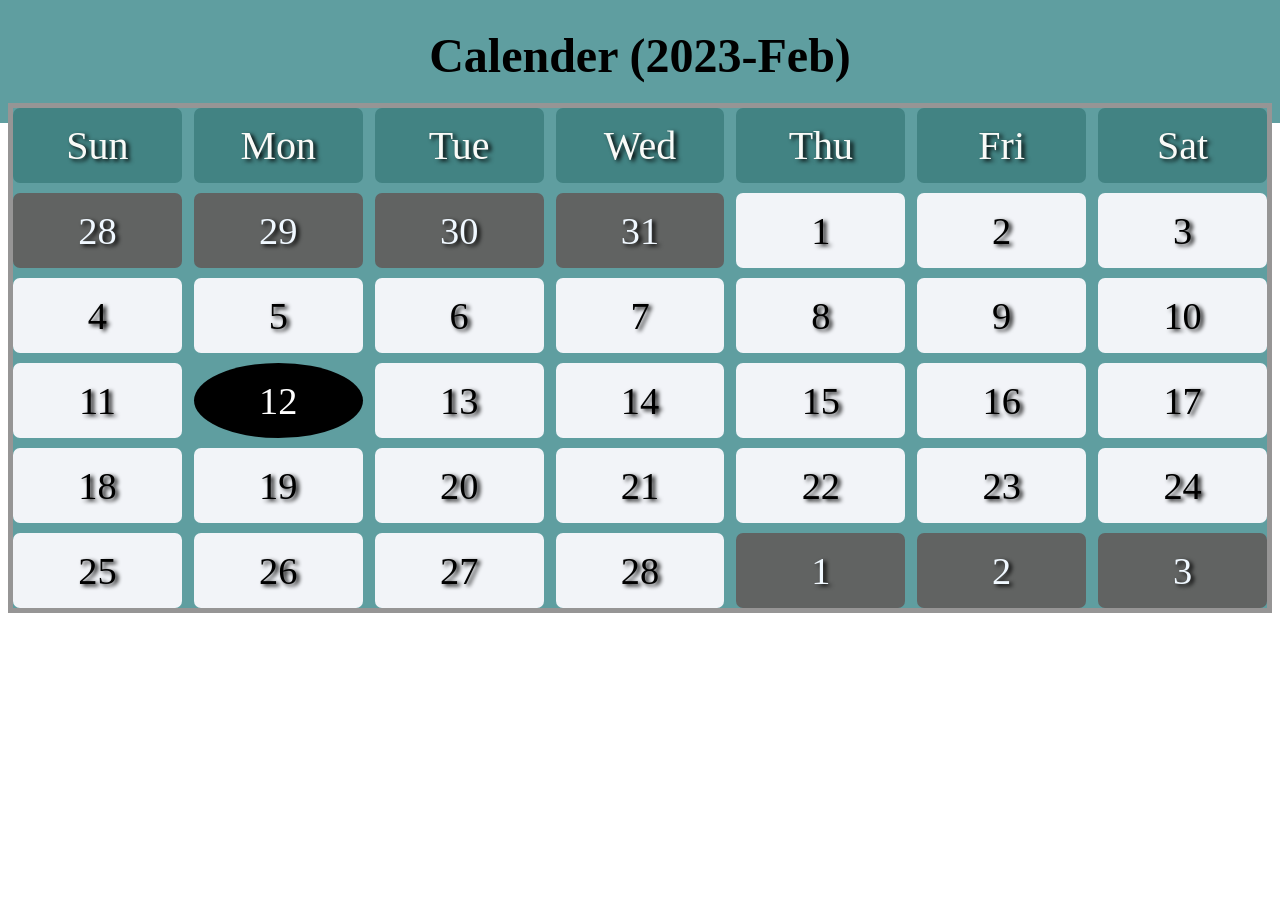
<file: index.html>
<!DOCTYPE html>
<html lang="en">
<head>
    <meta charset="UTF-8">
    <meta http-equiv="X-UA-Compatible" content="IE=edge">
    <meta name="viewport" content="width=device-width, initial-scale=1.0">
    <title>Calender</title>
    <style>
        .calender{
            display: grid;
            grid-template-columns: repeat(7, 1fr);
            row-gap: 10px;
            column-gap: 12px;
            background-color: cadetblue;
            border: 5px solid rgb(150, 149, 149);
        }
        .date{
            background-color: rgb(242, 244, 248);
            font-size: 2.4rem;
            height: 75px;
            display: flex;
            justify-content: center;
            align-items: center;
            color: rgb(0, 0, 0);
            border-radius: 7px;
            text-shadow: 3px 2px 4px black;
        }
        .other-month{
            background-color: rgb(97, 99, 98);
            color: aliceblue;
        }
        #day{
            background-color: rgb(66, 131, 131);
            color: rgb(249, 250, 247);
            font-size: 2.5rem;
        }
        h1{
            background-color: cadetblue;
            padding: 40px;
            margin: -20px;
            text-align: center;
            font-size: 3rem;

        }
        .today{
            background-color:rgb(0, 0, 0);
            border-radius: 50%;
            color: white;
        }
    
    </style>
</head>
<body>
    <h1>Calender (2023-Feb)</h1>
    <div class="calender">
        <div id="day" class="date">Sun</div>
        <div id="day" class="date">Mon</div>
        <div id="day" class="date">Tue</div>
        <div id="day" class="date">Wed</div>
        <div id="day" class="date">Thu</div>
        <div id="day" class="date">Fri</div>
        <div id="day" class="date">Sat</div>
        <div class="other-month date">28</div>
        <div class="other-month date">29</div>
        <div class=" other-month date">30</div>
        <div class=" other-month date">31</div>
        <div class="date">1</div>
        <div class="date">2</div>
        <div class="date">3</div>
        <div class="date">4</div>
        <div class="date">5</div>
        <div class="date">6</div>
        <div class="date">7</div>
        <div class="date">8</div>
        <div class="date">9</div>
        <div class="date">10</div>
        <div class="date">11</div>
        <div class="today date">12</div>
        <div class="date">13</div>
        <div class="date">14</div>
        <div class="date">15</div>
        <div class="date">16</div>
        <div class="date">17</div>
        <div class="date">18</div>
        <div class="date">19</div>
        <div class="date">20</div>
        <div class="date">21</div>
        <div class="date">22</div>
        <div class="date">23</div>
        <div class="date">24</div>
        <div class="date">25</div>
        <div class="date">26</div>
        <div class="date">27</div>
        <div class="date">28</div>
        <div class="other-month date">1</div>
        <div class="other-month date">2</div>
        <div class="other-month date">3</div>
    </div>
</html>
</file>
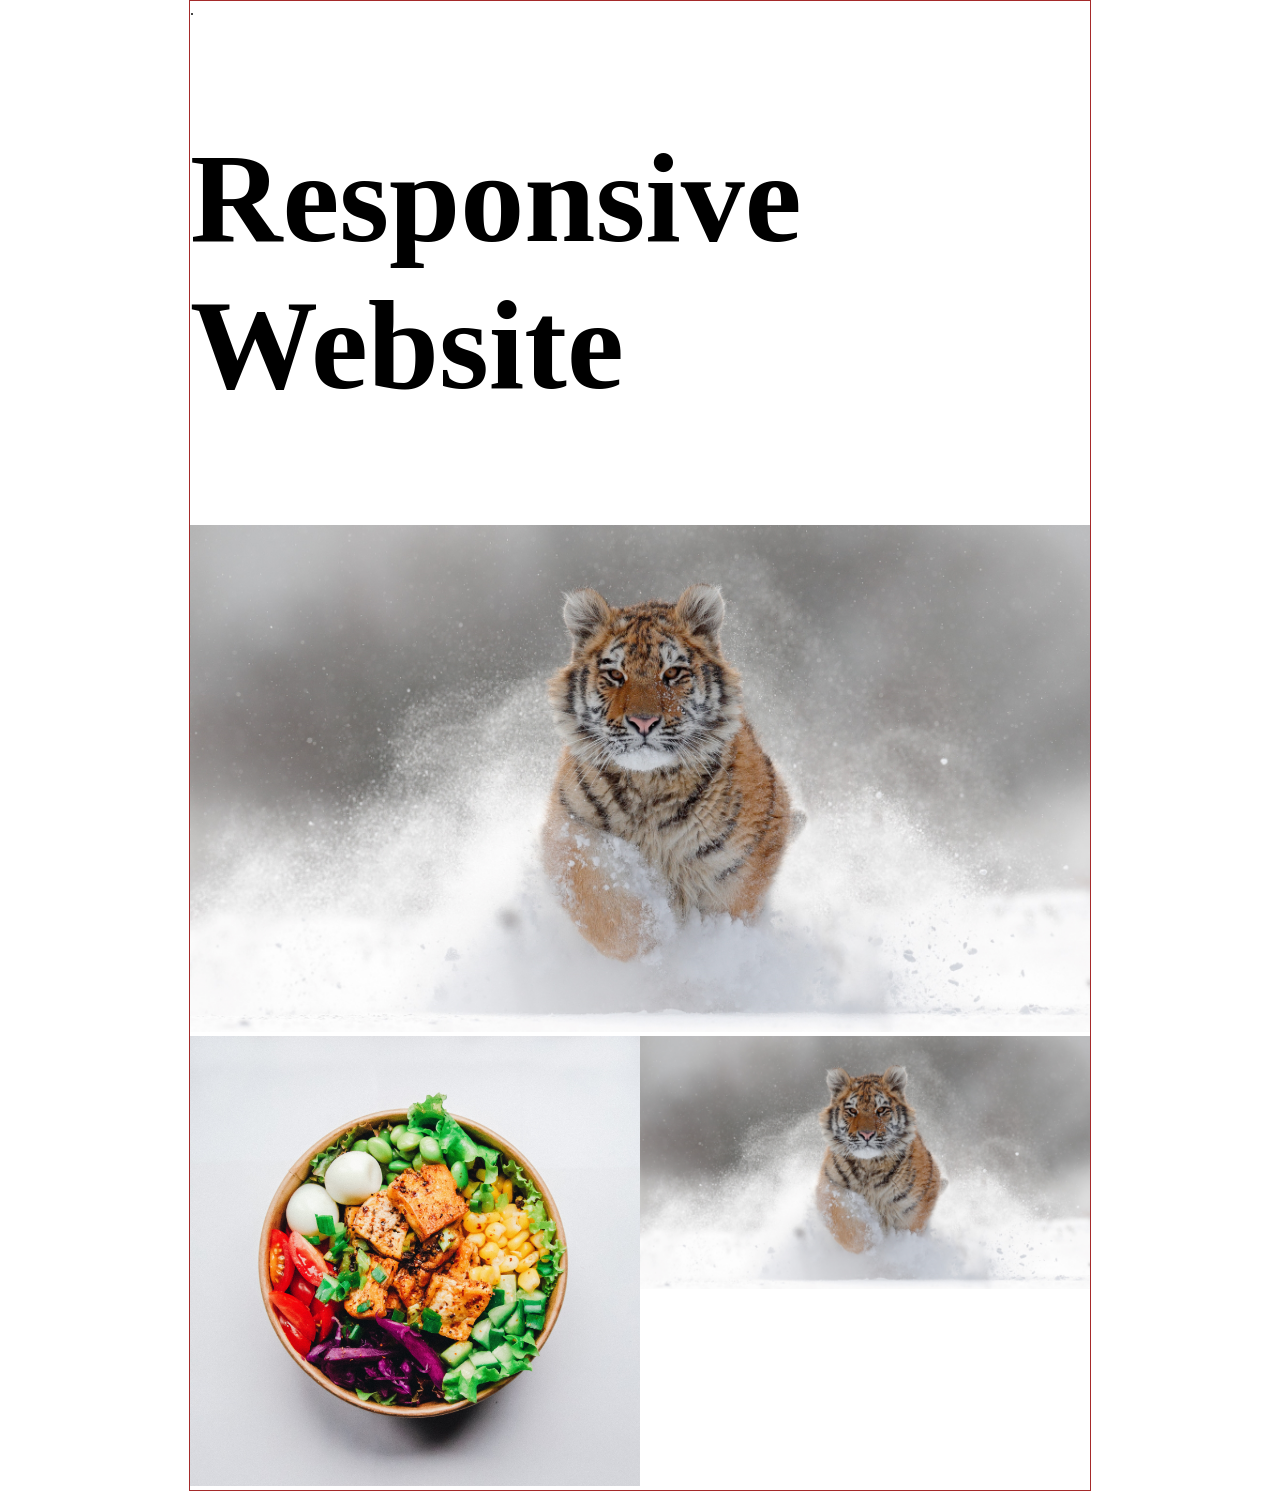
<file: responsive-website.html>
<!DOCTYPE html>
<html lang="en">
<head>
       <meta charset="UTF-8">
       <meta http-equiv="X-UA-Compatible" content="IE=edge">
       <meta name="viewport" content="width=device-width, initial-scale=1.0">
       <title>Document</title>.
       <style>
              /* 4.Body max-width and margin auto */
              body{
                     max-width: 900px;
                     border: 1px solid brown;
                     margin: 0 auto;
              }
              h1{
                     font-size: 10vw;
              }
              .tiger img{
                     width: 100%;

              }
              .container {
                     display: flex;
              }
              .container .sprit{
                     width: 50%;
              }
              .sprit img{
                     width: 100%;
              }
              @media screen and (max-width:576px) {
                     .container {
                     flex-direction: column-reverse;
              } 
              .container .sprit{
                     width: 100%;
                     flex-direction: row-reverse;
              }
              }
       </style>
</head>
<body>
       <!-- 2.CSS Relative unit -->
      <section>
       <h1>Responsive Website</h1>
      </section>
      <!--  3 Responsive Image (Fluid img) -->
      <section class="tiger">
          <img src="imeges/tiger.jpg" alt="">
      </section>
      <!-- Responsive Split screen using flex -->
      <section>
       <div class="container">
              <div class="sprit">
                     <img src="imeges/food.jpg" alt="">
              </div>
              <div class="sprit">
                     <img src="imeges/tiger.jpg" alt="">
              </div>
       </div>
      </section>
       <!-- 
         Responsive Website
        1. View meta tag
        2.CSS Relative unit
        3. Responsive Image (Fluid img)
        4.Body max-width and margin auto
        5Responsive Split screen using flex
       -->

</body>
</html>
</file>
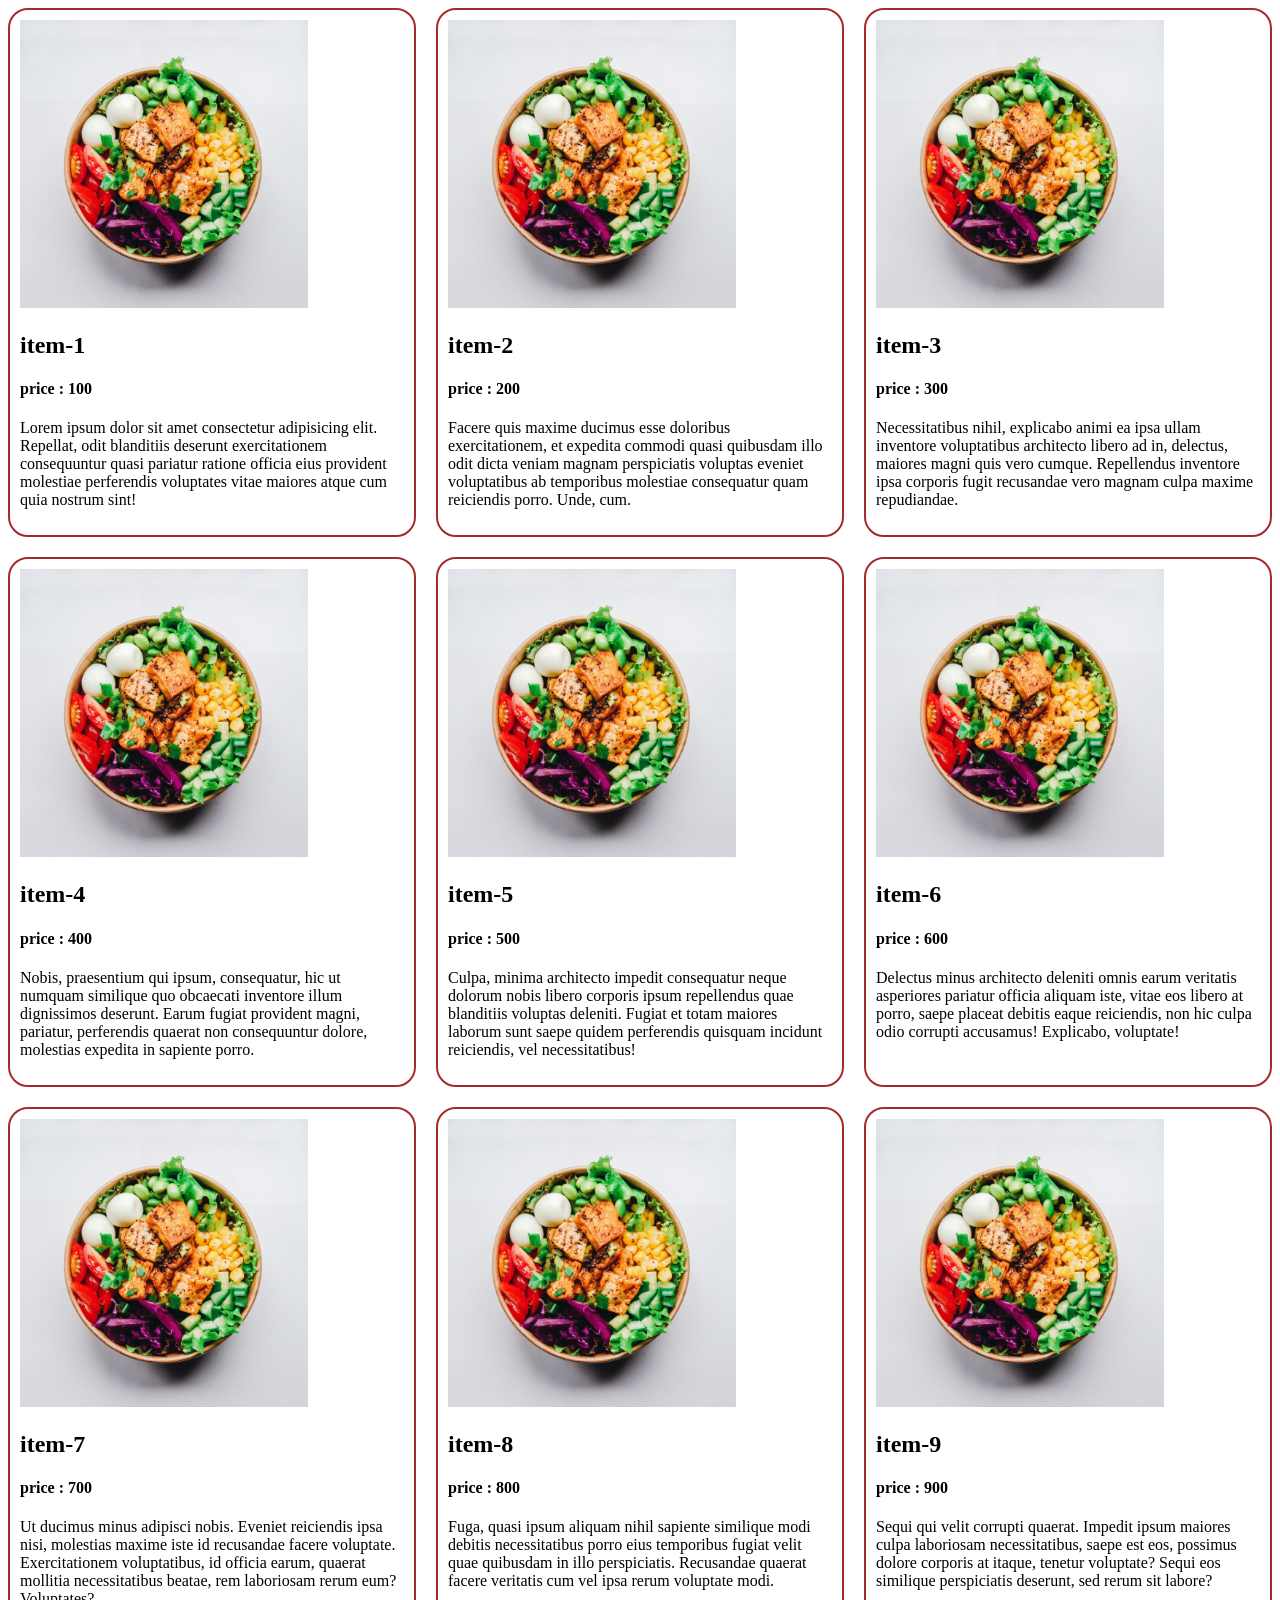
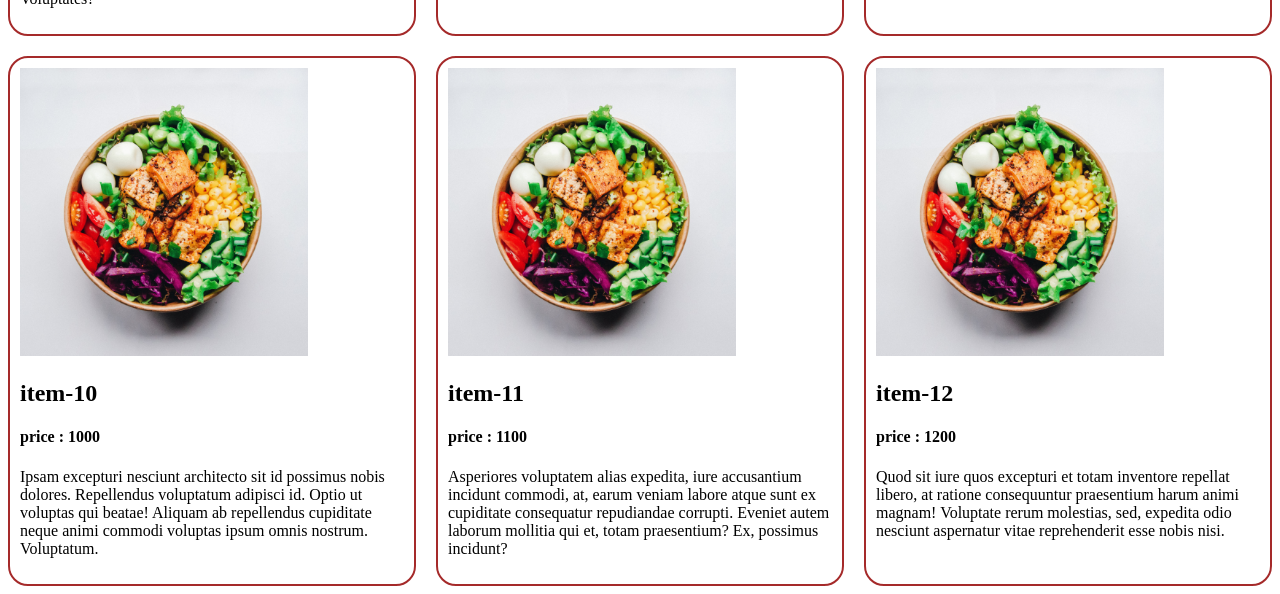
<file: responsive.html>
<!DOCTYPE html>
<html lang="en">
<head>
  <meta charset="UTF-8">
 <meta http-equiv="X-UA-Compatible" content="IE=edge">
 <meta name="viewport" content="width=device-width, initial-scale=1.0">
 <title>Document</title>
 <style>
      .container{
            display: grid;
            grid-template-columns: repeat(3, 1fr);
            gap: 20px;
         }

         .food{
          border: 2px solid brown;
          border-radius: 20px;
          padding: 10px;
         }
         .food img{
          width: 75%;
         }
         @media screen and (max-width : 576px) {
          .container{
            grid-template-columns: repeat(1, 1fr);
          }
         }

         @media screen and (min-width: 577px) and (max-width: 970px){
          .container{
            grid-template-columns: repeat(2, 1fr);
          }
         }
 </style>
</head>
<body>

                 <div class="container">
                   <div class="food">
                                      <img src="imeges/food.jpg" alt="" >
                                      <h2>item-1</h2>
                                      <h4>price : 100</h4>
                                      <p>Lorem ipsum dolor sit amet consectetur adipisicing elit. Repellat, odit blanditiis deserunt exercitationem consequuntur quasi pariatur ratione officia eius provident molestiae perferendis voluptates vitae maiores atque cum quia nostrum sint!</p>
                   </div>
                   <div class="food">
                                      <img src="imeges/food.jpg" alt="">
                                      <h2>item-2</h2>
                                      <h4>price : 200</h4>
                                      <p>Facere quis maxime ducimus esse doloribus exercitationem, et expedita commodi quasi quibusdam illo odit dicta veniam magnam perspiciatis voluptas eveniet voluptatibus ab temporibus molestiae consequatur quam reiciendis porro. Unde, cum.</p>
                   </div>
                   <div class="food">
                                      <img src="imeges/food.jpg" alt="" >
                                      <h2>item-3</h2>
                                      <h4>price : 300</h4>
                                      <p>Necessitatibus nihil, explicabo animi ea ipsa ullam inventore voluptatibus architecto libero ad in, delectus, maiores magni quis vero cumque. Repellendus inventore ipsa corporis fugit recusandae vero magnam culpa maxime repudiandae.</p>
                   </div>
                   <div class="food">
                                      <img src="imeges/food.jpg" alt="" >
                                      <h2>item-4</h2>
                                      <h4>price : 400</h4>
                                      <p>Nobis, praesentium qui ipsum, consequatur, hic ut numquam similique quo obcaecati inventore illum dignissimos deserunt. Earum fugiat provident magni, pariatur, perferendis quaerat non consequuntur dolore, molestias expedita in sapiente porro.</p>
                   </div>
                   <div class="food">
                                      <img src="imeges/food.jpg" alt="" >
                                      <h2>item-5</h2>
                                      <h4>price : 500</h4>
                                      <p>Culpa, minima architecto impedit consequatur neque dolorum nobis libero corporis ipsum repellendus quae blanditiis voluptas deleniti. Fugiat et totam maiores laborum sunt saepe quidem perferendis quisquam incidunt reiciendis, vel necessitatibus!</p>
                   </div>
                   <div class="food">
                                      <img src="imeges/food.jpg" alt="" >
                                      <h2>item-6</h2>
                                      <h4>price : 600</h4>
                                      <p>Delectus minus architecto deleniti omnis earum veritatis asperiores pariatur officia aliquam iste, vitae eos libero at porro, saepe placeat debitis eaque reiciendis, non hic culpa odio corrupti accusamus! Explicabo, voluptate!</p>
                   </div>
                   <div class="food">
                                      <img src="imeges/food.jpg" alt="" >
                                      <h2>item-7</h2>
                                      <h4>price : 700</h4>
                                      <p>Ut ducimus minus adipisci nobis. Eveniet reiciendis ipsa nisi, molestias maxime iste id recusandae facere voluptate. Exercitationem voluptatibus, id officia earum, quaerat mollitia necessitatibus beatae, rem laboriosam rerum eum? Voluptates?</p>
                   </div>
                   <div class="food">
                                      <img src="imeges/food.jpg" alt="">
                                      <h2>item-8</h2>
                                      <h4>price : 800</h4>
                                      <p>Fuga, quasi ipsum aliquam nihil sapiente similique modi debitis necessitatibus porro eius temporibus fugiat velit quae quibusdam in illo perspiciatis. Recusandae quaerat facere veritatis cum vel ipsa rerum voluptate modi.</p>
                   </div>
                   <div class="food">
                                      <img src="imeges/food.jpg" alt="" >
                                      <h2>item-9</h2>
                                      <h4>price : 900</h4>
                                      <p>Sequi qui velit corrupti quaerat. Impedit ipsum maiores culpa laboriosam necessitatibus, saepe est eos, possimus dolore corporis at itaque, tenetur voluptate? Sequi eos similique perspiciatis deserunt, sed rerum sit labore?</p>
                   </div>
                   <div class="food">
                                      <img src="imeges/food.jpg" alt="">
                                      <h2>item-10</h2>
                                      <h4>price : 1000</h4>
                                      <p>Ipsam excepturi nesciunt architecto sit id possimus nobis dolores. Repellendus voluptatum adipisci id. Optio ut voluptas qui beatae! Aliquam ab repellendus cupiditate neque animi commodi voluptas ipsum omnis nostrum. Voluptatum.</p>
                   </div>
                   <div class="food">
                                      <img src="imeges/food.jpg" alt="" >
                                      <h2>item-11</h2>
                                      <h4>price : 1100</h4>
                                      <p>Asperiores voluptatem alias expedita, iure accusantium incidunt commodi, at, earum veniam labore atque sunt ex cupiditate consequatur repudiandae corrupti. Eveniet autem laborum mollitia qui et, totam praesentium? Ex, possimus incidunt?</p>
                   </div>
                   <div class="food">
                                      <img src="imeges/food.jpg" alt="" >
                                      <h2>item-12</h2>
                                      <h4>price : 1200</h4>
                                      <p>Quod sit iure quos excepturi et totam inventore repellat libero, at ratione consequuntur praesentium harum animi magnam! Voluptate rerum molestias, sed, expedita odio nesciunt aspernatur vitae reprehenderit esse nobis nisi.</p>
                   </div>
                 </div>
</body>
</html>
</file>
